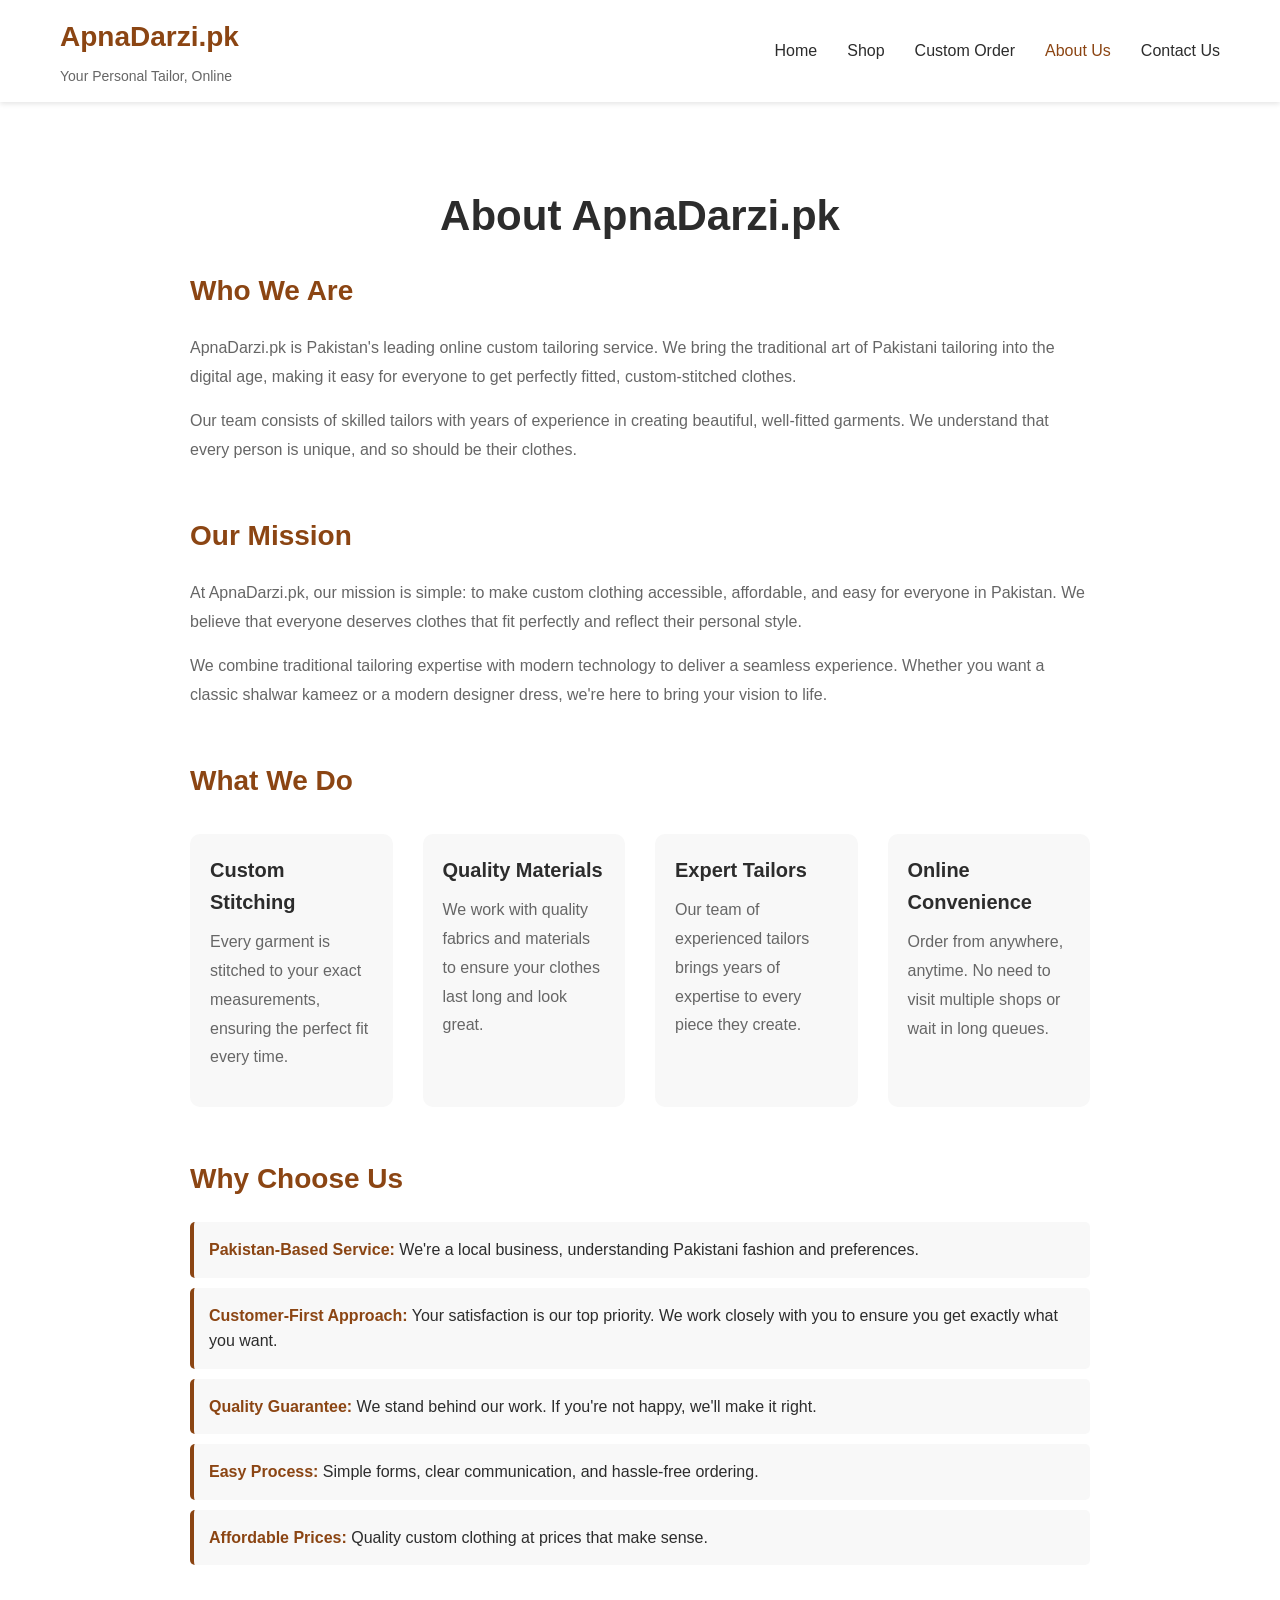
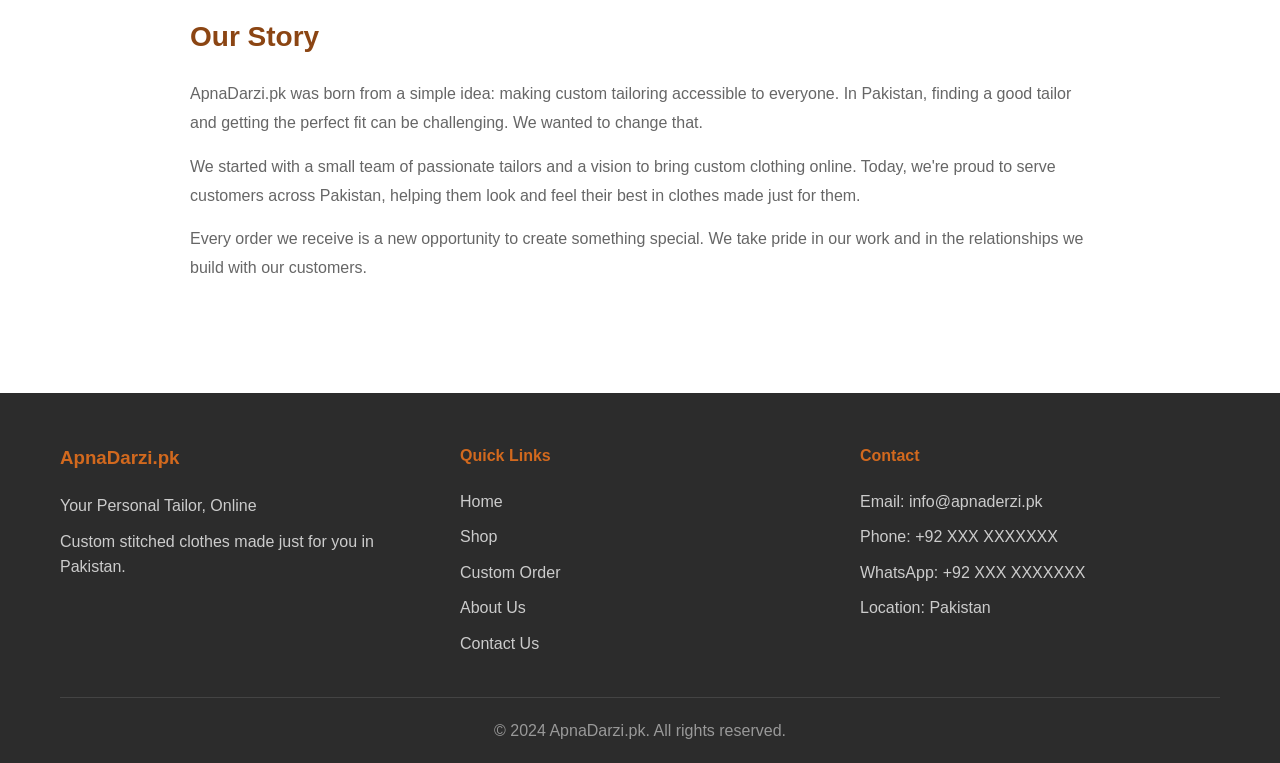
<file: about.html>
<!DOCTYPE html>
<html lang="en">
<head>
    <meta charset="UTF-8">
    <meta name="viewport" content="width=device-width, initial-scale=1.0">
    <title>About Us - ApnaDarzi.pk</title>
    <link rel="stylesheet" href="css/style.css">
</head>
<body>
    <!-- Header -->
    <header class="header">
        <div class="container">
            <div class="logo">
                <h1>ApnaDarzi.pk</h1>
                <p class="tagline">Your Personal Tailor, Online</p>
            </div>
            <nav class="nav">
                <ul>
                    <li><a href="index.html">Home</a></li>
                    <li><a href="shop.html">Shop</a></li>
                    <li><a href="custom-order.html">Custom Order</a></li>
                    <li><a href="about.html" class="active">About Us</a></li>
                    <li><a href="contact.html">Contact Us</a></li>
                </ul>
            </nav>
            <div class="mobile-menu-toggle">
                <span></span>
                <span></span>
                <span></span>
            </div>
        </div>
    </header>

    <!-- About Us Page -->
    <section class="about-page">
        <div class="container">
            <h1 class="page-title">About ApnaDarzi.pk</h1>

            <div class="about-content">
                <div class="about-section">
                    <h2>Who We Are</h2>
                    <p>ApnaDarzi.pk is Pakistan's leading online custom tailoring service. We bring the traditional art of Pakistani tailoring into the digital age, making it easy for everyone to get perfectly fitted, custom-stitched clothes.</p>
                    <p>Our team consists of skilled tailors with years of experience in creating beautiful, well-fitted garments. We understand that every person is unique, and so should be their clothes.</p>
                </div>

                <div class="about-section">
                    <h2>Our Mission</h2>
                    <p>At ApnaDarzi.pk, our mission is simple: to make custom clothing accessible, affordable, and easy for everyone in Pakistan. We believe that everyone deserves clothes that fit perfectly and reflect their personal style.</p>
                    <p>We combine traditional tailoring expertise with modern technology to deliver a seamless experience. Whether you want a classic shalwar kameez or a modern designer dress, we're here to bring your vision to life.</p>
                </div>

                <div class="about-section">
                    <h2>What We Do</h2>
                    <div class="features-grid">
                        <div class="feature-item">
                            <h3>Custom Stitching</h3>
                            <p>Every garment is stitched to your exact measurements, ensuring the perfect fit every time.</p>
                        </div>
                        <div class="feature-item">
                            <h3>Quality Materials</h3>
                            <p>We work with quality fabrics and materials to ensure your clothes last long and look great.</p>
                        </div>
                        <div class="feature-item">
                            <h3>Expert Tailors</h3>
                            <p>Our team of experienced tailors brings years of expertise to every piece they create.</p>
                        </div>
                        <div class="feature-item">
                            <h3>Online Convenience</h3>
                            <p>Order from anywhere, anytime. No need to visit multiple shops or wait in long queues.</p>
                        </div>
                    </div>
                </div>

                <div class="about-section">
                    <h2>Why Choose Us</h2>
                    <ul class="why-choose-list">
                        <li><strong>Pakistan-Based Service:</strong> We're a local business, understanding Pakistani fashion and preferences.</li>
                        <li><strong>Customer-First Approach:</strong> Your satisfaction is our top priority. We work closely with you to ensure you get exactly what you want.</li>
                        <li><strong>Quality Guarantee:</strong> We stand behind our work. If you're not happy, we'll make it right.</li>
                        <li><strong>Easy Process:</strong> Simple forms, clear communication, and hassle-free ordering.</li>
                        <li><strong>Affordable Prices:</strong> Quality custom clothing at prices that make sense.</li>
                    </ul>
                </div>

                <div class="about-section">
                    <h2>Our Story</h2>
                    <p>ApnaDarzi.pk was born from a simple idea: making custom tailoring accessible to everyone. In Pakistan, finding a good tailor and getting the perfect fit can be challenging. We wanted to change that.</p>
                    <p>We started with a small team of passionate tailors and a vision to bring custom clothing online. Today, we're proud to serve customers across Pakistan, helping them look and feel their best in clothes made just for them.</p>
                    <p>Every order we receive is a new opportunity to create something special. We take pride in our work and in the relationships we build with our customers.</p>
                </div>
            </div>
        </div>
    </section>

    <!-- Footer -->
    <footer class="footer">
        <div class="container">
            <div class="footer-content">
                <div class="footer-section">
                    <h3>ApnaDarzi.pk</h3>
                    <p>Your Personal Tailor, Online</p>
                    <p>Custom stitched clothes made just for you in Pakistan.</p>
                </div>
                <div class="footer-section">
                    <h4>Quick Links</h4>
                    <ul>
                        <li><a href="index.html">Home</a></li>
                        <li><a href="shop.html">Shop</a></li>
                        <li><a href="custom-order.html">Custom Order</a></li>
                        <li><a href="about.html">About Us</a></li>
                        <li><a href="contact.html">Contact Us</a></li>
                    </ul>
                </div>
                <div class="footer-section">
                    <h4>Contact</h4>
                    <p>Email: info@apnaderzi.pk</p>
                    <p>Phone: +92 XXX XXXXXXX</p>
                    <p>WhatsApp: +92 XXX XXXXXXX</p>
                    <p>Location: Pakistan</p>
                </div>
            </div>
            <div class="footer-bottom">
                <p>&copy; 2024 ApnaDarzi.pk. All rights reserved.</p>
            </div>
        </div>
    </footer>

    <script src="js/main.js"></script>
</body>
</html>
</file>
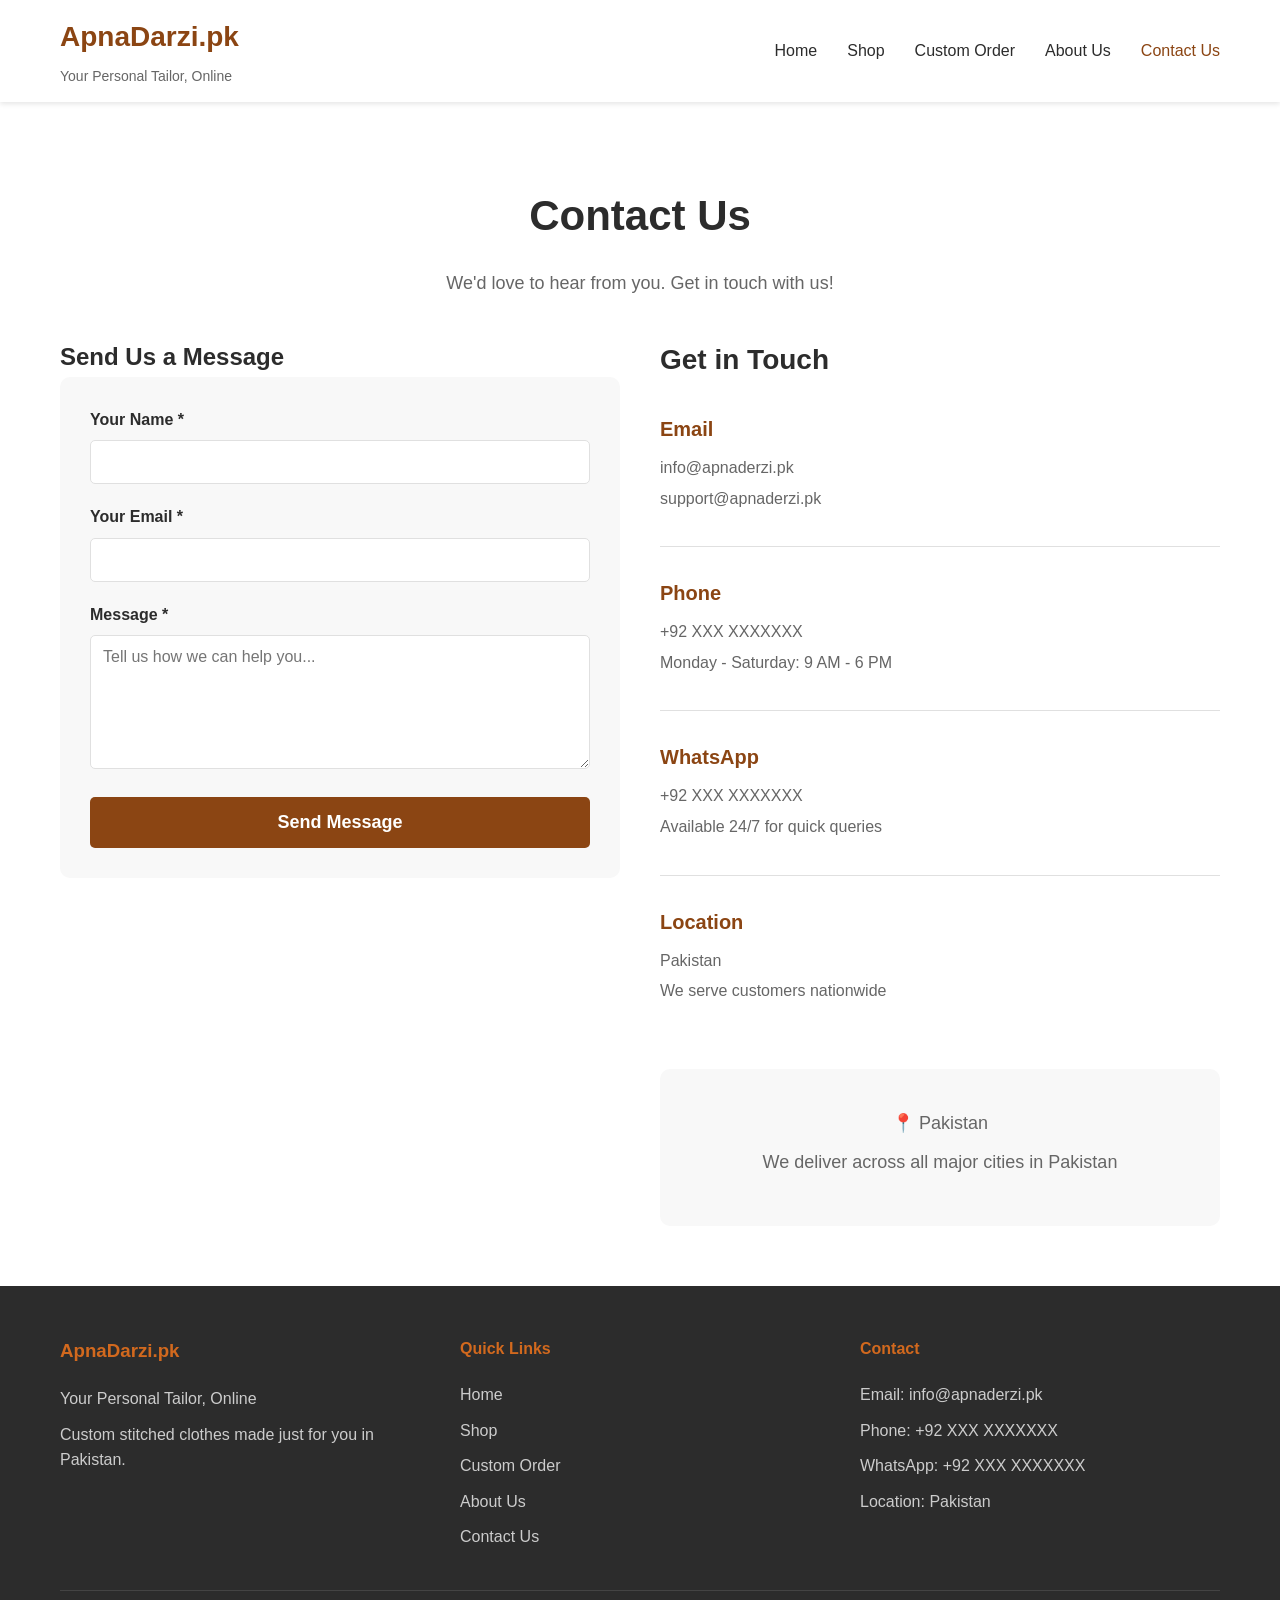
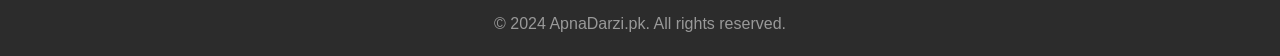
<file: contact.html>
<!DOCTYPE html>
<html lang="en">
<head>
    <meta charset="UTF-8">
    <meta name="viewport" content="width=device-width, initial-scale=1.0">
    <title>Contact Us - ApnaDarzi.pk</title>
    <link rel="stylesheet" href="css/style.css">
</head>
<body>
    <!-- Header -->
    <header class="header">
        <div class="container">
            <div class="logo">
                <h1>ApnaDarzi.pk</h1>
                <p class="tagline">Your Personal Tailor, Online</p>
            </div>
            <nav class="nav">
                <ul>
                    <li><a href="index.html">Home</a></li>
                    <li><a href="shop.html">Shop</a></li>
                    <li><a href="custom-order.html">Custom Order</a></li>
                    <li><a href="about.html">About Us</a></li>
                    <li><a href="contact.html" class="active">Contact Us</a></li>
                </ul>
            </nav>
            <div class="mobile-menu-toggle">
                <span></span>
                <span></span>
                <span></span>
            </div>
        </div>
    </header>

    <!-- Contact Page -->
    <section class="contact-page">
        <div class="container">
            <h1 class="page-title">Contact Us</h1>
            <p class="page-subtitle">We'd love to hear from you. Get in touch with us!</p>

            <div class="contact-wrapper">
                <!-- Contact Form -->
                <div class="contact-form-section">
                    <h2>Send Us a Message</h2>
                    <form class="contact-form" id="contactForm">
                        <div class="form-group">
                            <label for="contactName">Your Name *</label>
                            <input type="text" id="contactName" name="contactName" class="form-control" required>
                        </div>
                        <div class="form-group">
                            <label for="contactEmail">Your Email *</label>
                            <input type="email" id="contactEmail" name="contactEmail" class="form-control" required>
                        </div>
                        <div class="form-group">
                            <label for="contactMessage">Message *</label>
                            <textarea id="contactMessage" name="contactMessage" class="form-control" rows="6" required placeholder="Tell us how we can help you..."></textarea>
                        </div>
                        <button type="submit" class="btn btn-primary btn-large">Send Message</button>
                    </form>
                </div>

                <!-- Contact Information -->
                <div class="contact-info-section">
                    <h2>Get in Touch</h2>
                    <div class="contact-info">
                        <div class="contact-item">
                            <h3>Email</h3>
                            <p>info@apnaderzi.pk</p>
                            <p>support@apnaderzi.pk</p>
                        </div>
                        <div class="contact-item">
                            <h3>Phone</h3>
                            <p>+92 XXX XXXXXXX</p>
                            <p>Monday - Saturday: 9 AM - 6 PM</p>
                        </div>
                        <div class="contact-item">
                            <h3>WhatsApp</h3>
                            <p>+92 XXX XXXXXXX</p>
                            <p>Available 24/7 for quick queries</p>
                        </div>
                        <div class="contact-item">
                            <h3>Location</h3>
                            <p>Pakistan</p>
                            <p>We serve customers nationwide</p>
                        </div>
                    </div>

                    <div class="map-placeholder">
                        <p>📍 Pakistan</p>
                        <p>We deliver across all major cities in Pakistan</p>
                    </div>
                </div>
            </div>
        </div>
    </section>

    <!-- Success Message Modal -->
    <div id="successModal" class="modal" style="display: none;">
        <div class="modal-content">
            <span class="close-modal">&times;</span>
            <h2>Message Sent!</h2>
            <p>Thank you for contacting us. We'll get back to you as soon as possible.</p>
            <button class="btn btn-primary" onclick="closeModal()">OK</button>
        </div>
    </div>

    <!-- Footer -->
    <footer class="footer">
        <div class="container">
            <div class="footer-content">
                <div class="footer-section">
                    <h3>ApnaDarzi.pk</h3>
                    <p>Your Personal Tailor, Online</p>
                    <p>Custom stitched clothes made just for you in Pakistan.</p>
                </div>
                <div class="footer-section">
                    <h4>Quick Links</h4>
                    <ul>
                        <li><a href="index.html">Home</a></li>
                        <li><a href="shop.html">Shop</a></li>
                        <li><a href="custom-order.html">Custom Order</a></li>
                        <li><a href="about.html">About Us</a></li>
                        <li><a href="contact.html">Contact Us</a></li>
                    </ul>
                </div>
                <div class="footer-section">
                    <h4>Contact</h4>
                    <p>Email: info@apnaderzi.pk</p>
                    <p>Phone: +92 XXX XXXXXXX</p>
                    <p>WhatsApp: +92 XXX XXXXXXX</p>
                    <p>Location: Pakistan</p>
                </div>
            </div>
            <div class="footer-bottom">
                <p>&copy; 2024 ApnaDarzi.pk. All rights reserved.</p>
            </div>
        </div>
    </footer>

    <script src="js/main.js"></script>
</body>
</html>
</file>
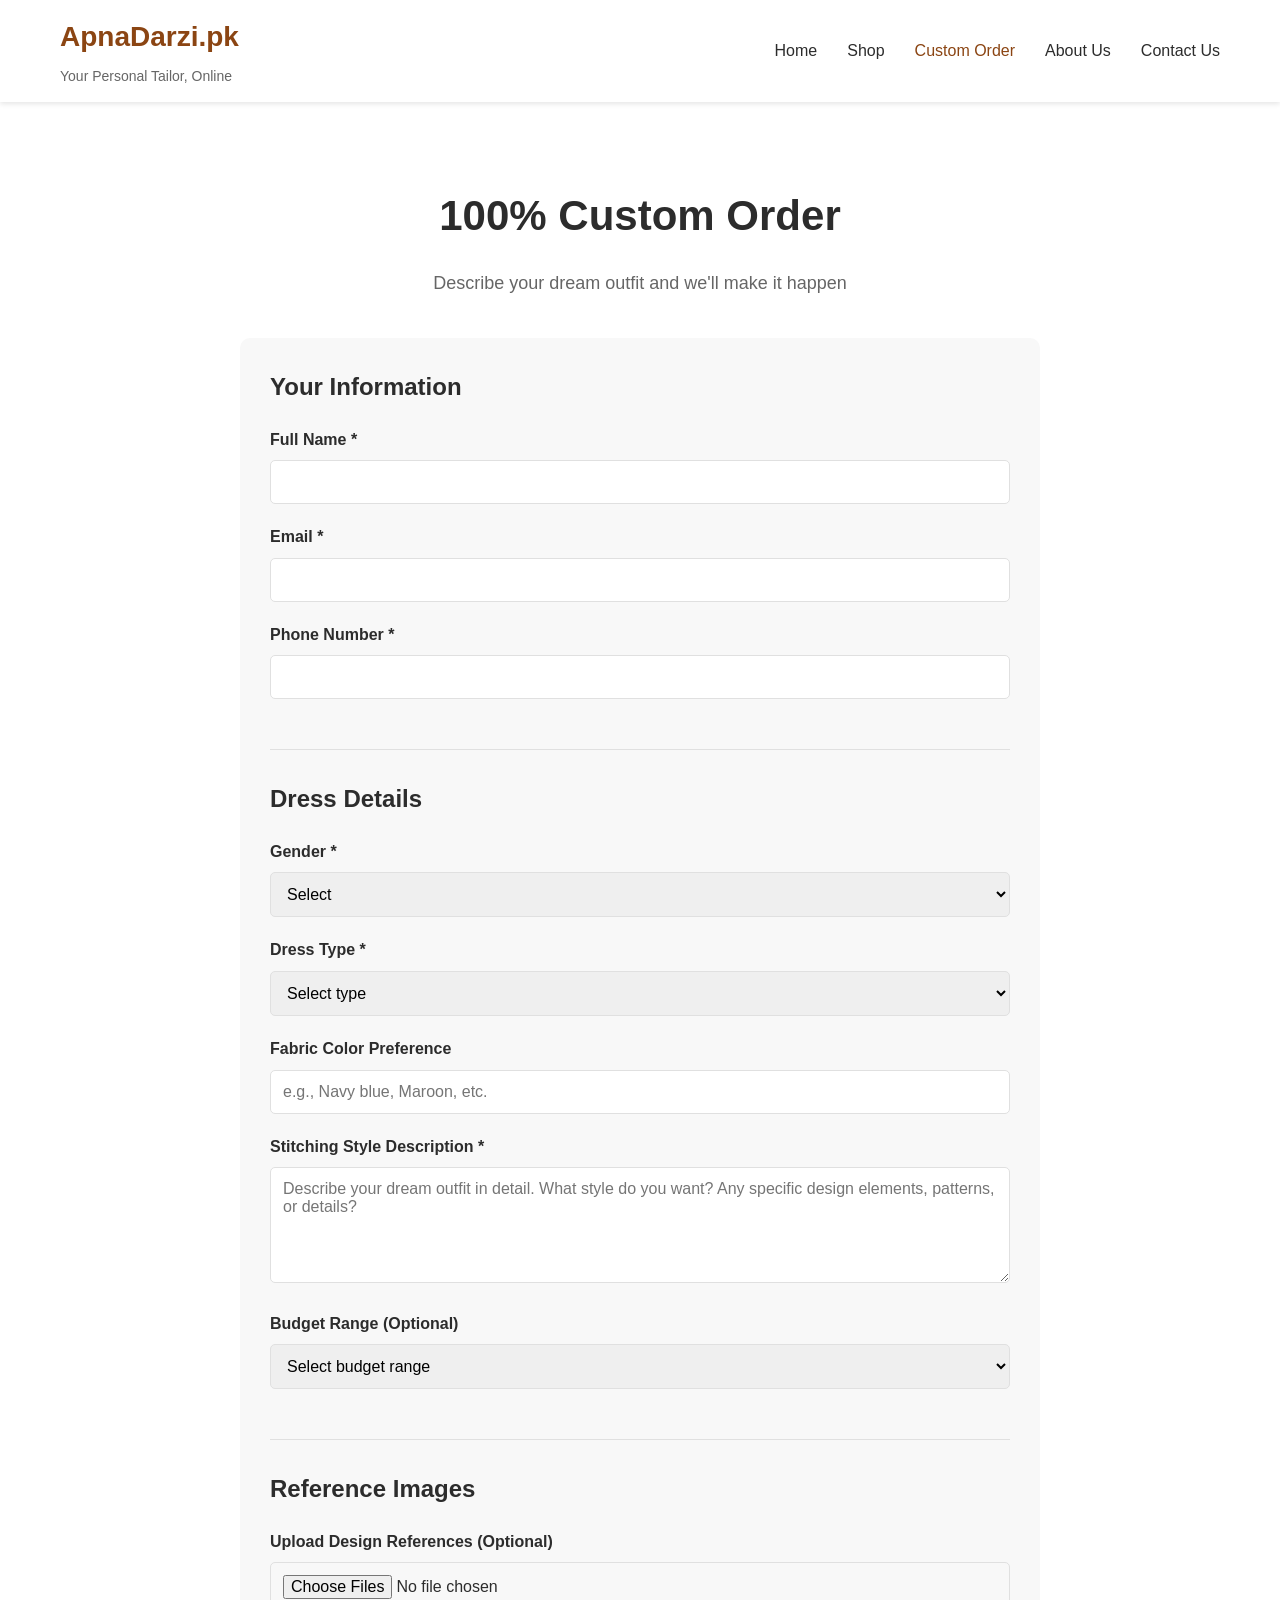
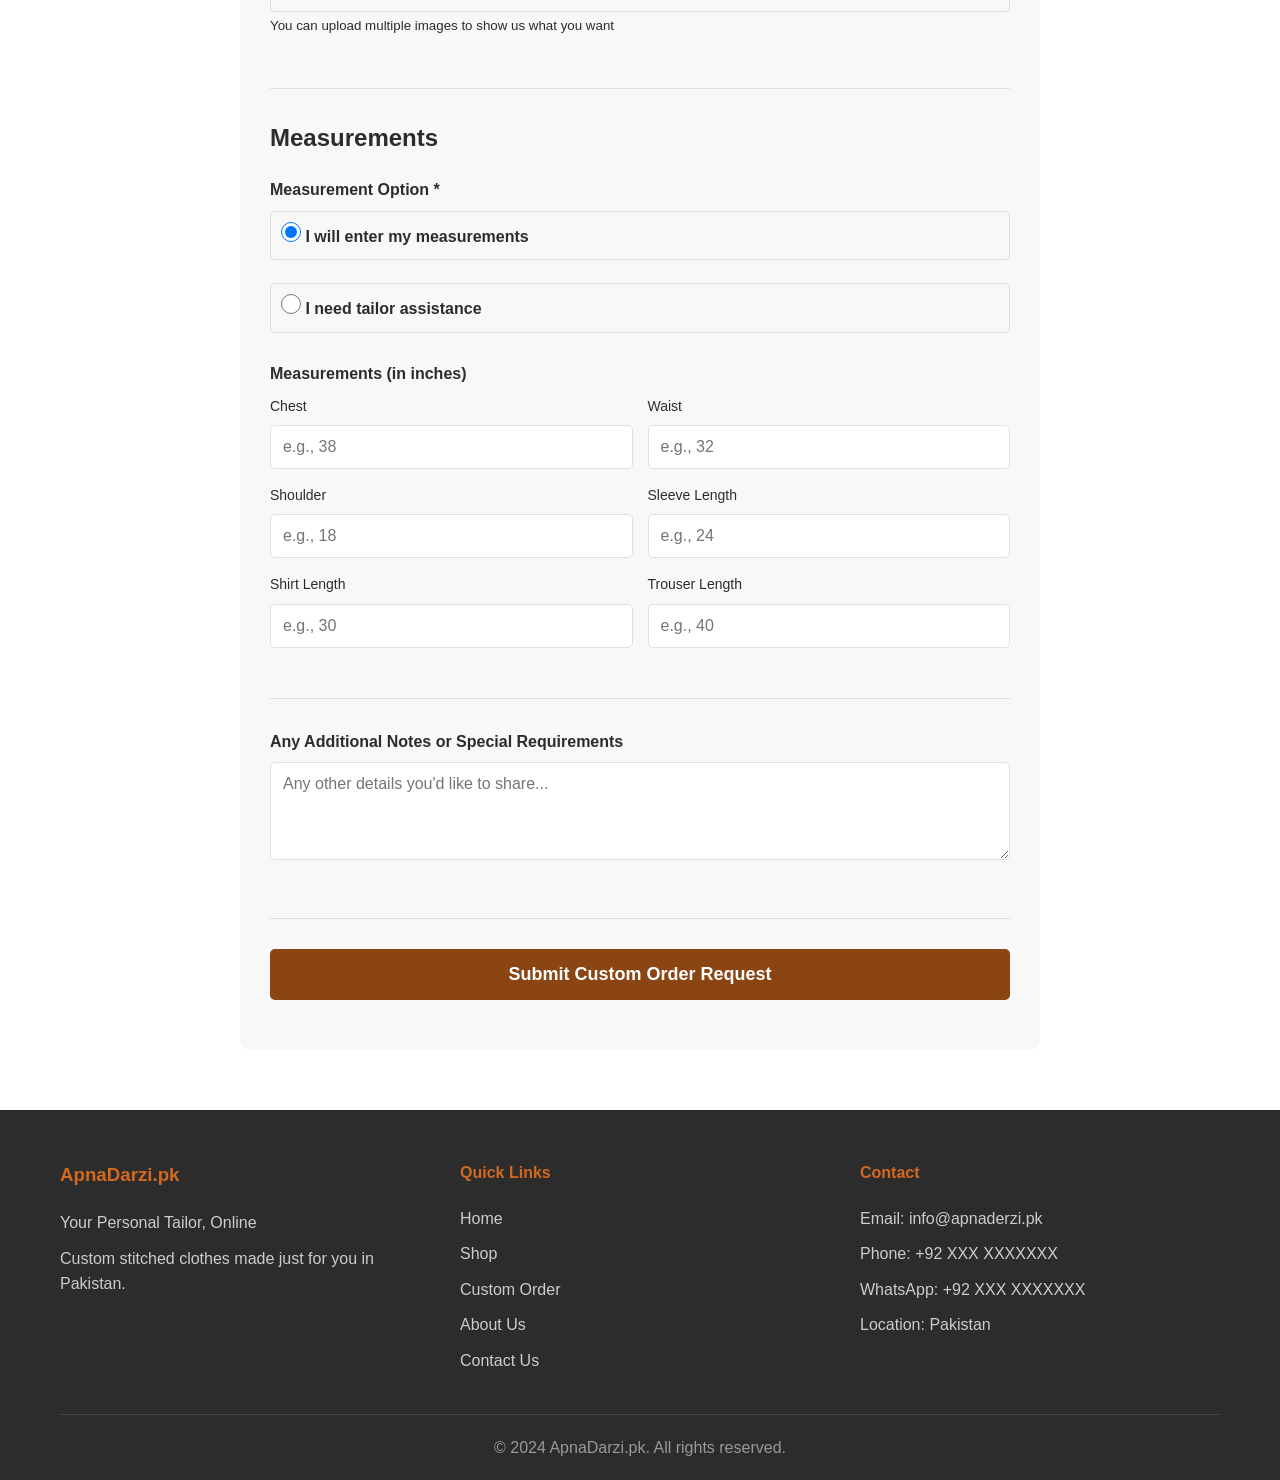
<file: custom-order.html>
<!DOCTYPE html>
<html lang="en">
<head>
    <meta charset="UTF-8">
    <meta name="viewport" content="width=device-width, initial-scale=1.0">
    <title>Custom Order - ApnaDarzi.pk</title>
    <link rel="stylesheet" href="css/style.css">
</head>
<body>
    <!-- Header -->
    <header class="header">
        <div class="container">
            <div class="logo">
                <h1>ApnaDarzi.pk</h1>
                <p class="tagline">Your Personal Tailor, Online</p>
            </div>
            <nav class="nav">
                <ul>
                    <li><a href="index.html">Home</a></li>
                    <li><a href="shop.html">Shop</a></li>
                    <li><a href="custom-order.html" class="active">Custom Order</a></li>
                    <li><a href="about.html">About Us</a></li>
                    <li><a href="contact.html">Contact Us</a></li>
                </ul>
            </nav>
            <div class="mobile-menu-toggle">
                <span></span>
                <span></span>
                <span></span>
            </div>
        </div>
    </header>

    <!-- Custom Order Page -->
    <section class="custom-order-page">
        <div class="container">
            <h1 class="page-title">100% Custom Order</h1>
            <p class="page-subtitle">Describe your dream outfit and we'll make it happen</p>

            <div class="custom-order-wrapper">
                <form class="custom-order-form" id="customOrderForm">
                    <!-- Personal Information -->
                    <div class="form-section">
                        <h2>Your Information</h2>
                        <div class="form-group">
                            <label for="fullName">Full Name *</label>
                            <input type="text" id="fullName" name="fullName" class="form-control" required>
                        </div>
                        <div class="form-group">
                            <label for="email">Email *</label>
                            <input type="email" id="email" name="email" class="form-control" required>
                        </div>
                        <div class="form-group">
                            <label for="phone">Phone Number *</label>
                            <input type="tel" id="phone" name="phone" class="form-control" required>
                        </div>
                    </div>

                    <!-- Dress Details -->
                    <div class="form-section">
                        <h2>Dress Details</h2>
                        <div class="form-group">
                            <label for="gender">Gender *</label>
                            <select id="gender" name="gender" class="form-control" required>
                                <option value="">Select</option>
                                <option value="men">Men</option>
                                <option value="women">Women</option>
                            </select>
                        </div>
                        <div class="form-group">
                            <label for="dressType">Dress Type *</label>
                            <select id="dressType" name="dressType" class="form-control" required>
                                <option value="">Select type</option>
                                <option value="shalwar-kameez">Shalwar Kameez</option>
                                <option value="formal">Formal Wear</option>
                                <option value="casual">Casual Wear</option>
                                <option value="party">Party Wear</option>
                                <option value="traditional">Traditional</option>
                                <option value="other">Other</option>
                            </select>
                        </div>
                        <div class="form-group">
                            <label for="fabricColor">Fabric Color Preference</label>
                            <input type="text" id="fabricColor" name="fabricColor" class="form-control" placeholder="e.g., Navy blue, Maroon, etc.">
                        </div>
                        <div class="form-group">
                            <label for="stitchingStyle">Stitching Style Description *</label>
                            <textarea id="stitchingStyle" name="stitchingStyle" class="form-control" rows="5" required placeholder="Describe your dream outfit in detail. What style do you want? Any specific design elements, patterns, or details?"></textarea>
                        </div>
                        <div class="form-group">
                            <label for="budget">Budget Range (Optional)</label>
                            <select id="budget" name="budget" class="form-control">
                                <option value="">Select budget range</option>
                                <option value="5000-10000">PKR 5,000 - 10,000</option>
                                <option value="10000-20000">PKR 10,000 - 20,000</option>
                                <option value="20000-30000">PKR 20,000 - 30,000</option>
                                <option value="30000+">PKR 30,000+</option>
                                <option value="flexible">Flexible</option>
                            </select>
                        </div>
                    </div>

                    <!-- Reference Images -->
                    <div class="form-section">
                        <h2>Reference Images</h2>
                        <div class="form-group">
                            <label for="referenceImages">Upload Design References (Optional)</label>
                            <input type="file" id="referenceImages" name="referenceImages" class="form-control" accept="image/*" multiple>
                            <small>You can upload multiple images to show us what you want</small>
                        </div>
                    </div>

                    <!-- Measurements -->
                    <div class="form-section">
                        <h2>Measurements</h2>
                        <div class="form-group">
                            <label>Measurement Option *</label>
                            <div class="radio-group">
                                <label class="radio-label">
                                    <input type="radio" name="measurementOption" value="enter" checked>
                                    <span>I will enter my measurements</span>
                                </label>
                                <label class="radio-label">
                                    <input type="radio" name="measurementOption" value="assistance">
                                    <span>I need tailor assistance</span>
                                </label>
                            </div>
                        </div>

                        <div id="measurementsGroup">
                            <div class="form-group">
                                <label>Measurements (in inches)</label>
                                <div class="measurement-grid">
                                    <div class="measurement-field">
                                        <label for="customChest">Chest</label>
                                        <input type="number" id="customChest" name="customChest" class="form-control" placeholder="e.g., 38">
                                    </div>
                                    <div class="measurement-field">
                                        <label for="customWaist">Waist</label>
                                        <input type="number" id="customWaist" name="customWaist" class="form-control" placeholder="e.g., 32">
                                    </div>
                                    <div class="measurement-field">
                                        <label for="customShoulder">Shoulder</label>
                                        <input type="number" id="customShoulder" name="customShoulder" class="form-control" placeholder="e.g., 18">
                                    </div>
                                    <div class="measurement-field">
                                        <label for="customSleeve">Sleeve Length</label>
                                        <input type="number" id="customSleeve" name="customSleeve" class="form-control" placeholder="e.g., 24">
                                    </div>
                                    <div class="measurement-field">
                                        <label for="customShirtLength">Shirt Length</label>
                                        <input type="number" id="customShirtLength" name="customShirtLength" class="form-control" placeholder="e.g., 30">
                                    </div>
                                    <div class="measurement-field">
                                        <label for="customTrouserLength">Trouser Length</label>
                                        <input type="number" id="customTrouserLength" name="customTrouserLength" class="form-control" placeholder="e.g., 40">
                                    </div>
                                </div>
                            </div>
                        </div>
                    </div>

                    <!-- Additional Notes -->
                    <div class="form-section">
                        <div class="form-group">
                            <label for="additionalNotes">Any Additional Notes or Special Requirements</label>
                            <textarea id="additionalNotes" name="additionalNotes" class="form-control" rows="4" placeholder="Any other details you'd like to share..."></textarea>
                        </div>
                    </div>

                    <!-- Submit Button -->
                    <div class="form-group">
                        <button type="submit" class="btn btn-primary btn-large">Submit Custom Order Request</button>
                    </div>
                </form>
            </div>
        </div>
    </section>

    <!-- Success Message Modal -->
    <div id="successModal" class="modal" style="display: none;">
        <div class="modal-content">
            <span class="close-modal">&times;</span>
            <h2>Thank You!</h2>
            <p>Your custom order request has been submitted successfully. Our team will contact you shortly to discuss your dream outfit.</p>
            <button class="btn btn-primary" onclick="closeModal()">OK</button>
        </div>
    </div>

    <!-- Footer -->
    <footer class="footer">
        <div class="container">
            <div class="footer-content">
                <div class="footer-section">
                    <h3>ApnaDarzi.pk</h3>
                    <p>Your Personal Tailor, Online</p>
                    <p>Custom stitched clothes made just for you in Pakistan.</p>
                </div>
                <div class="footer-section">
                    <h4>Quick Links</h4>
                    <ul>
                        <li><a href="index.html">Home</a></li>
                        <li><a href="shop.html">Shop</a></li>
                        <li><a href="custom-order.html">Custom Order</a></li>
                        <li><a href="about.html">About Us</a></li>
                        <li><a href="contact.html">Contact Us</a></li>
                    </ul>
                </div>
                <div class="footer-section">
                    <h4>Contact</h4>
                    <p>Email: info@apnaderzi.pk</p>
                    <p>Phone: +92 XXX XXXXXXX</p>
                    <p>WhatsApp: +92 XXX XXXXXXX</p>
                    <p>Location: Pakistan</p>
                </div>
            </div>
            <div class="footer-bottom">
                <p>&copy; 2024 ApnaDarzi.pk. All rights reserved.</p>
            </div>
        </div>
    </footer>

    <script src="js/main.js"></script>
</body>
</html>
</file>
<file: css/style.css>
/* Reset and Base Styles */
* {
    margin: 0;
    padding: 0;
    box-sizing: border-box;
}

:root {
    --primary-color: #8B4513;
    --secondary-color: #D2691E;
    --accent-color: #FF6B35;
    --text-dark: #2C2C2C;
    --text-light: #666;
    --bg-light: #F8F8F8;
    --bg-white: #FFFFFF;
    --border-color: #E0E0E0;
    --success-color: #28A745;
}

body {
    font-family: 'Segoe UI', Tahoma, Geneva, Verdana, sans-serif;
    line-height: 1.6;
    color: var(--text-dark);
    background-color: var(--bg-white);
}

.container {
    max-width: 1200px;
    margin: 0 auto;
    padding: 0 20px;
}

/* Header Styles */
.header {
    background-color: var(--bg-white);
    box-shadow: 0 2px 5px rgba(0,0,0,0.1);
    position: sticky;
    top: 0;
    z-index: 1000;
}

.header .container {
    display: flex;
    justify-content: space-between;
    align-items: center;
    padding: 15px 20px;
}

.logo h1 {
    font-size: 28px;
    color: var(--primary-color);
    margin-bottom: 5px;
}

.logo .tagline {
    font-size: 14px;
    color: var(--text-light);
}

.nav ul {
    display: flex;
    list-style: none;
    gap: 30px;
}

.nav a {
    text-decoration: none;
    color: var(--text-dark);
    font-weight: 500;
    transition: color 0.3s;
}

.nav a:hover,
.nav a.active {
    color: var(--primary-color);
}

.mobile-menu-toggle {
    display: none;
    flex-direction: column;
    cursor: pointer;
    gap: 5px;
}

.mobile-menu-toggle span {
    width: 25px;
    height: 3px;
    background-color: var(--text-dark);
    transition: all 0.3s;
}

/* Hero Section */
.hero {
    background: linear-gradient(135deg, #F5E6D3 0%, #E8D5C4 100%);
    padding: 80px 0;
    text-align: center;
}

.hero-content h2 {
    font-size: 42px;
    color: var(--text-dark);
    margin-bottom: 20px;
}

.hero-content p {
    font-size: 18px;
    color: var(--text-light);
    margin-bottom: 30px;
    max-width: 600px;
    margin-left: auto;
    margin-right: auto;
}

.hero-buttons {
    display: flex;
    gap: 20px;
    justify-content: center;
    flex-wrap: wrap;
}

/* Buttons */
.btn {
    display: inline-block;
    padding: 12px 30px;
    text-decoration: none;
    border-radius: 5px;
    font-weight: 600;
    transition: all 0.3s;
    border: none;
    cursor: pointer;
    font-size: 16px;
}

.btn-primary {
    background-color: var(--primary-color);
    color: white;
}

.btn-primary:hover {
    background-color: #6B3410;
    transform: translateY(-2px);
}

.btn-secondary {
    background-color: var(--secondary-color);
    color: white;
}

.btn-secondary:hover {
    background-color: #B85A1A;
    transform: translateY(-2px);
}

.btn-small {
    padding: 8px 20px;
    font-size: 14px;
}

.btn-large {
    padding: 15px 40px;
    font-size: 18px;
    width: 100%;
}

/* How It Works Section */
.how-it-works {
    padding: 60px 0;
    background-color: var(--bg-white);
}

.section-title {
    text-align: center;
    font-size: 36px;
    color: var(--text-dark);
    margin-bottom: 50px;
}

.steps {
    display: grid;
    grid-template-columns: repeat(auto-fit, minmax(250px, 1fr));
    gap: 40px;
    margin-top: 40px;
}

.step {
    text-align: center;
    padding: 30px;
}

.step-number {
    width: 60px;
    height: 60px;
    background-color: var(--primary-color);
    color: white;
    border-radius: 50%;
    display: flex;
    align-items: center;
    justify-content: center;
    font-size: 28px;
    font-weight: bold;
    margin: 0 auto 20px;
}

.step h3 {
    font-size: 22px;
    margin-bottom: 10px;
    color: var(--text-dark);
}

.step p {
    color: var(--text-light);
}

/* Featured Products */
.featured-products {
    padding: 60px 0;
    background-color: var(--bg-light);
}

.product-grid {
    display: grid;
    grid-template-columns: repeat(auto-fit, minmax(250px, 1fr));
    gap: 30px;
    margin-bottom: 40px;
}

.product-card {
    background-color: var(--bg-white);
    border-radius: 10px;
    overflow: hidden;
    box-shadow: 0 3px 10px rgba(0,0,0,0.1);
    transition: transform 0.3s, box-shadow 0.3s;
}

.product-card:hover {
    transform: translateY(-5px);
    box-shadow: 0 5px 20px rgba(0,0,0,0.15);
}

.product-image {
    width: 100%;
    height: 300px;
    overflow: hidden;
}

.product-image img {
    width: 100%;
    height: 100%;
    object-fit: cover;
}

.product-info {
    padding: 20px;
}

.product-info h3 {
    font-size: 20px;
    margin-bottom: 10px;
    color: var(--text-dark);
}

.product-info p {
    color: var(--text-light);
    margin-bottom: 15px;
}

.text-center {
    text-align: center;
}

/* Trust Section */
.trust-section {
    padding: 60px 0;
    background-color: var(--bg-white);
}

.trust-features {
    display: grid;
    grid-template-columns: repeat(auto-fit, minmax(200px, 1fr));
    gap: 40px;
}

.trust-item {
    text-align: center;
    padding: 20px;
}

.trust-icon {
    font-size: 48px;
    margin-bottom: 15px;
}

.trust-item h3 {
    font-size: 20px;
    margin-bottom: 10px;
    color: var(--text-dark);
}

.trust-item p {
    color: var(--text-light);
}

/* Footer */
.footer {
    background-color: #2C2C2C;
    color: white;
    padding: 50px 0 20px;
}

.footer-content {
    display: grid;
    grid-template-columns: repeat(auto-fit, minmax(250px, 1fr));
    gap: 40px;
    margin-bottom: 30px;
}

.footer-section h3,
.footer-section h4 {
    margin-bottom: 20px;
    color: var(--secondary-color);
}

.footer-section p {
    margin-bottom: 10px;
    color: #CCC;
}

.footer-section ul {
    list-style: none;
}

.footer-section ul li {
    margin-bottom: 10px;
}

.footer-section a {
    color: #CCC;
    text-decoration: none;
    transition: color 0.3s;
}

.footer-section a:hover {
    color: var(--secondary-color);
}

.footer-bottom {
    text-align: center;
    padding-top: 20px;
    border-top: 1px solid #444;
    color: #999;
}

/* Page Styles */
.page-title {
    font-size: 42px;
    text-align: center;
    color: var(--text-dark);
    margin: 40px 0 20px;
}

.page-subtitle {
    text-align: center;
    color: var(--text-light);
    font-size: 18px;
    margin-bottom: 40px;
}

/* Shop Page */
.shop-page {
    padding: 40px 0 60px;
}

.category-filter {
    display: flex;
    justify-content: center;
    gap: 15px;
    margin-bottom: 40px;
    flex-wrap: wrap;
}

.filter-btn {
    padding: 10px 25px;
    background-color: var(--bg-white);
    border: 2px solid var(--border-color);
    border-radius: 5px;
    cursor: pointer;
    font-size: 16px;
    transition: all 0.3s;
    color: var(--text-dark);
}

.filter-btn:hover,
.filter-btn.active {
    background-color: var(--primary-color);
    color: white;
    border-color: var(--primary-color);
}

/* Product Detail Page */
.product-detail-page {
    padding: 40px 0 60px;
}

.product-detail-wrapper {
    display: grid;
    grid-template-columns: 1fr 1fr;
    gap: 40px;
    margin-top: 30px;
}

.product-image-large {
    width: 100%;
}

.product-image-large img {
    width: 100%;
    border-radius: 10px;
    box-shadow: 0 3px 15px rgba(0,0,0,0.1);
}

.product-info-form h1 {
    font-size: 32px;
    margin-bottom: 15px;
    color: var(--text-dark);
}

.product-description {
    font-size: 16px;
    color: var(--text-light);
    margin-bottom: 10px;
}

.product-fabric {
    font-size: 14px;
    color: var(--text-light);
    margin-bottom: 30px;
}

/* Forms */
.customization-form,
.custom-order-form,
.contact-form {
    background-color: var(--bg-light);
    padding: 30px;
    border-radius: 10px;
}

.form-section {
    margin-bottom: 30px;
    padding-bottom: 30px;
    border-bottom: 1px solid var(--border-color);
}

.form-section:last-child {
    border-bottom: none;
}

.form-section h2,
.form-section h3 {
    font-size: 24px;
    margin-bottom: 20px;
    color: var(--text-dark);
}

.form-group {
    margin-bottom: 20px;
}

.form-group label {
    display: block;
    margin-bottom: 8px;
    font-weight: 600;
    color: var(--text-dark);
}

.form-control {
    width: 100%;
    padding: 12px;
    border: 1px solid var(--border-color);
    border-radius: 5px;
    font-size: 16px;
    font-family: inherit;
    transition: border-color 0.3s;
}

.form-control:focus {
    outline: none;
    border-color: var(--primary-color);
}

.radio-group {
    display: flex;
    flex-direction: column;
    gap: 15px;
}

.radio-label {
    display: flex;
    align-items: center;
    gap: 10px;
    cursor: pointer;
    padding: 10px;
    border: 1px solid var(--border-color);
    border-radius: 5px;
    transition: all 0.3s;
}

.radio-label:hover {
    background-color: var(--bg-light);
}

.radio-label input[type="radio"] {
    width: 20px;
    height: 20px;
    cursor: pointer;
}

.measurement-grid {
    display: grid;
    grid-template-columns: repeat(2, 1fr);
    gap: 15px;
}

.measurement-field label {
    font-size: 14px;
    font-weight: 500;
}

/* Custom Order Page */
.custom-order-page {
    padding: 40px 0 60px;
}

.custom-order-wrapper {
    max-width: 800px;
    margin: 0 auto;
}

/* About Page */
.about-page {
    padding: 40px 0 60px;
}

.about-content {
    max-width: 900px;
    margin: 0 auto;
}

.about-section {
    margin-bottom: 50px;
}

.about-section h2 {
    font-size: 28px;
    color: var(--primary-color);
    margin-bottom: 20px;
}

.about-section p {
    font-size: 16px;
    line-height: 1.8;
    color: var(--text-light);
    margin-bottom: 15px;
}

.features-grid {
    display: grid;
    grid-template-columns: repeat(auto-fit, minmax(200px, 1fr));
    gap: 30px;
    margin-top: 30px;
}

.feature-item {
    padding: 20px;
    background-color: var(--bg-light);
    border-radius: 10px;
}

.feature-item h3 {
    font-size: 20px;
    margin-bottom: 10px;
    color: var(--text-dark);
}

.feature-item p {
    color: var(--text-light);
}

.why-choose-list {
    list-style: none;
    padding-left: 0;
}

.why-choose-list li {
    padding: 15px;
    margin-bottom: 10px;
    background-color: var(--bg-light);
    border-radius: 5px;
    border-left: 4px solid var(--primary-color);
}

.why-choose-list li strong {
    color: var(--primary-color);
}

/* Contact Page */
.contact-page {
    padding: 40px 0 60px;
}

.contact-wrapper {
    display: grid;
    grid-template-columns: 1fr 1fr;
    gap: 40px;
    margin-top: 30px;
}

.contact-info-section h2 {
    font-size: 28px;
    margin-bottom: 30px;
    color: var(--text-dark);
}

.contact-info {
    margin-bottom: 30px;
}

.contact-item {
    margin-bottom: 30px;
    padding-bottom: 30px;
    border-bottom: 1px solid var(--border-color);
}

.contact-item:last-child {
    border-bottom: none;
}

.contact-item h3 {
    font-size: 20px;
    color: var(--primary-color);
    margin-bottom: 10px;
}

.contact-item p {
    color: var(--text-light);
    margin-bottom: 5px;
}

.map-placeholder {
    background-color: var(--bg-light);
    padding: 40px;
    text-align: center;
    border-radius: 10px;
    color: var(--text-light);
}

.map-placeholder p {
    font-size: 18px;
    margin-bottom: 10px;
}

/* Modal */
.modal {
    display: none;
    position: fixed;
    z-index: 2000;
    left: 0;
    top: 0;
    width: 100%;
    height: 100%;
    background-color: rgba(0,0,0,0.5);
    animation: fadeIn 0.3s;
}

.modal-content {
    background-color: var(--bg-white);
    margin: 15% auto;
    padding: 40px;
    border-radius: 10px;
    max-width: 500px;
    text-align: center;
    position: relative;
    animation: slideDown 0.3s;
}

.close-modal {
    position: absolute;
    right: 20px;
    top: 20px;
    font-size: 28px;
    font-weight: bold;
    color: var(--text-light);
    cursor: pointer;
    transition: color 0.3s;
}

.close-modal:hover {
    color: var(--text-dark);
}

.modal-content h2 {
    color: var(--primary-color);
    margin-bottom: 20px;
}

.modal-content p {
    color: var(--text-light);
    margin-bottom: 30px;
    line-height: 1.6;
}

@keyframes fadeIn {
    from { opacity: 0; }
    to { opacity: 1; }
}

@keyframes slideDown {
    from {
        transform: translateY(-50px);
        opacity: 0;
    }
    to {
        transform: translateY(0);
        opacity: 1;
    }
}

/* Responsive Design */
@media (max-width: 768px) {
    .nav {
        position: absolute;
        top: 100%;
        left: 0;
        right: 0;
        background-color: var(--bg-white);
        box-shadow: 0 5px 10px rgba(0,0,0,0.1);
        display: none;
        flex-direction: column;
        padding: 20px;
    }

    .nav.active {
        display: flex;
    }

    .nav ul {
        flex-direction: column;
        gap: 15px;
        width: 100%;
    }

    .nav a {
        display: block;
        padding: 10px;
        border-bottom: 1px solid var(--border-color);
    }

    .mobile-menu-toggle {
        display: flex;
    }

    .hero-content h2 {
        font-size: 28px;
    }

    .hero-content p {
        font-size: 16px;
    }

    .product-detail-wrapper {
        grid-template-columns: 1fr;
    }

    .contact-wrapper {
        grid-template-columns: 1fr;
    }

    .measurement-grid {
        grid-template-columns: 1fr;
    }

    .steps {
        grid-template-columns: 1fr;
    }

    .product-grid {
        grid-template-columns: repeat(auto-fit, minmax(200px, 1fr));
    }

    .section-title {
        font-size: 28px;
    }

    .page-title {
        font-size: 32px;
    }
}

@media (max-width: 480px) {
    .hero-content h2 {
        font-size: 24px;
    }

    .btn {
        padding: 10px 20px;
        font-size: 14px;
    }

    .product-grid {
        grid-template-columns: 1fr;
    }
}
</file>
